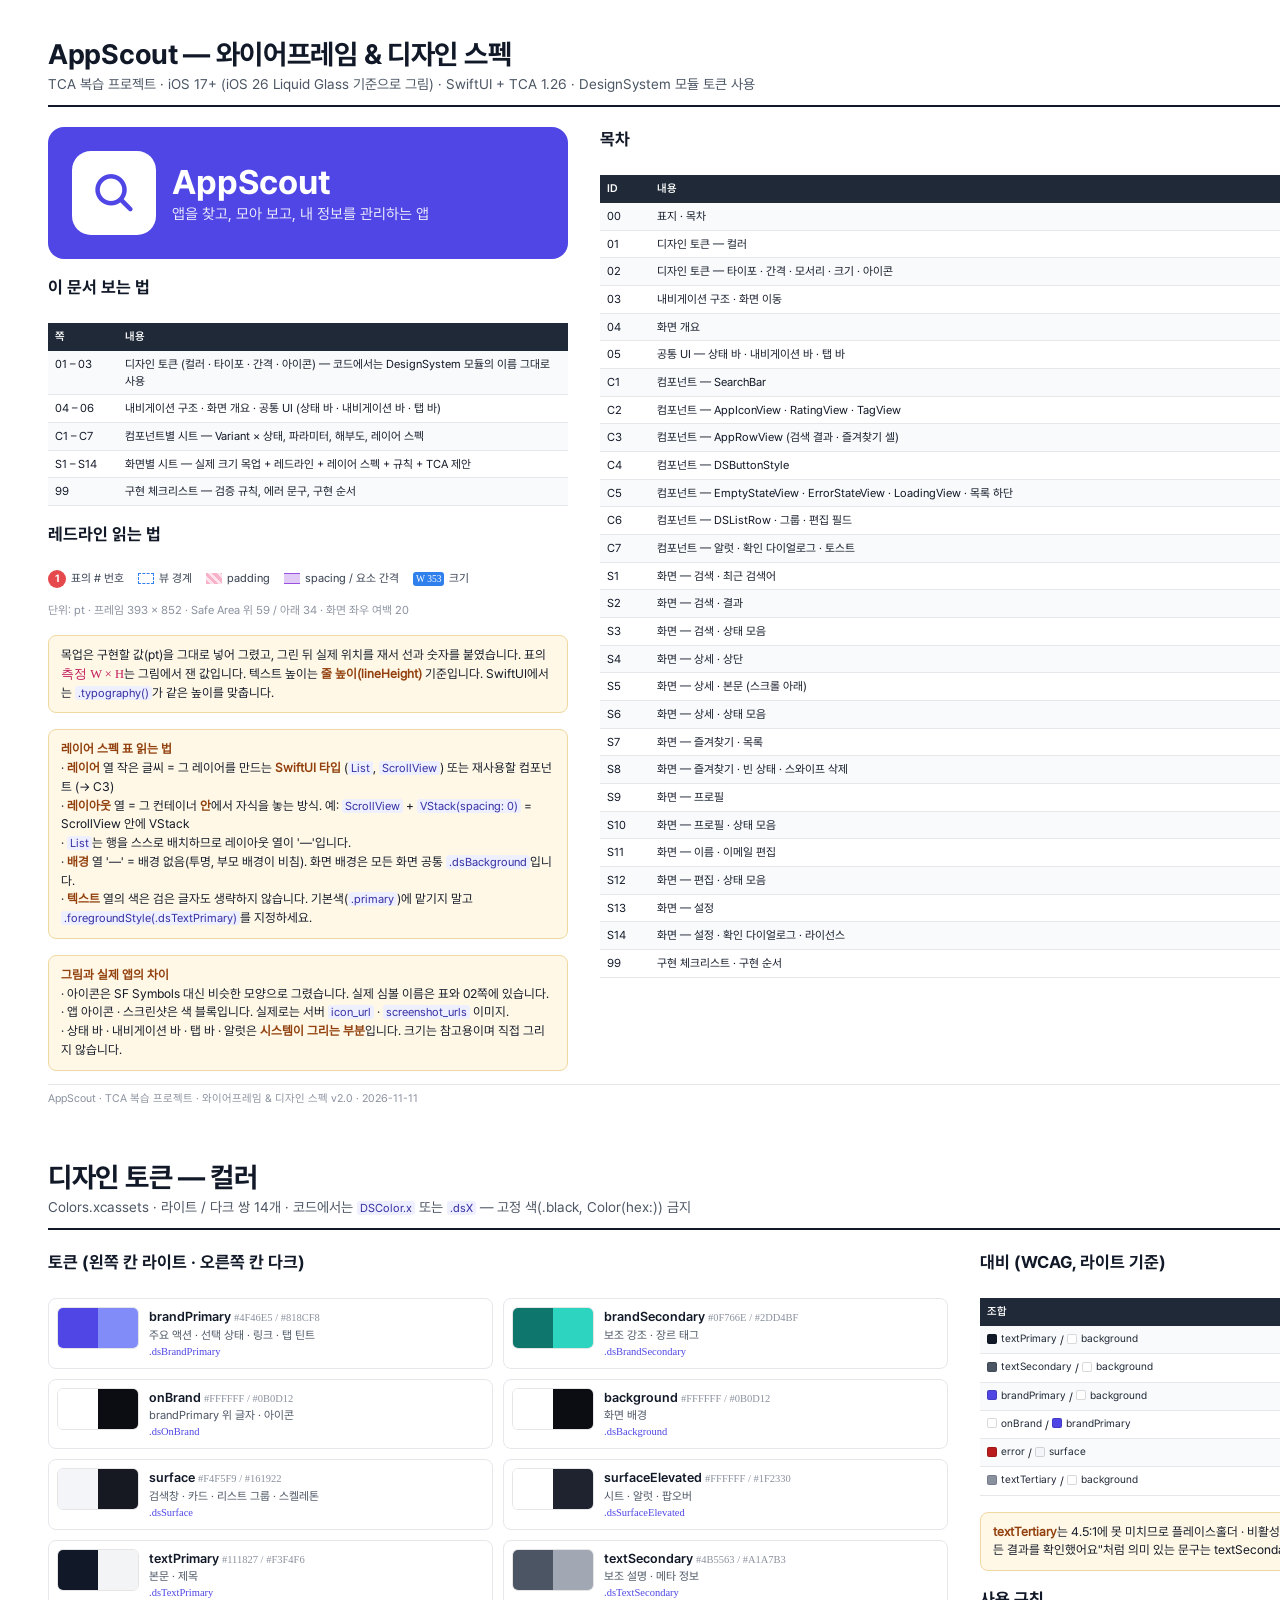
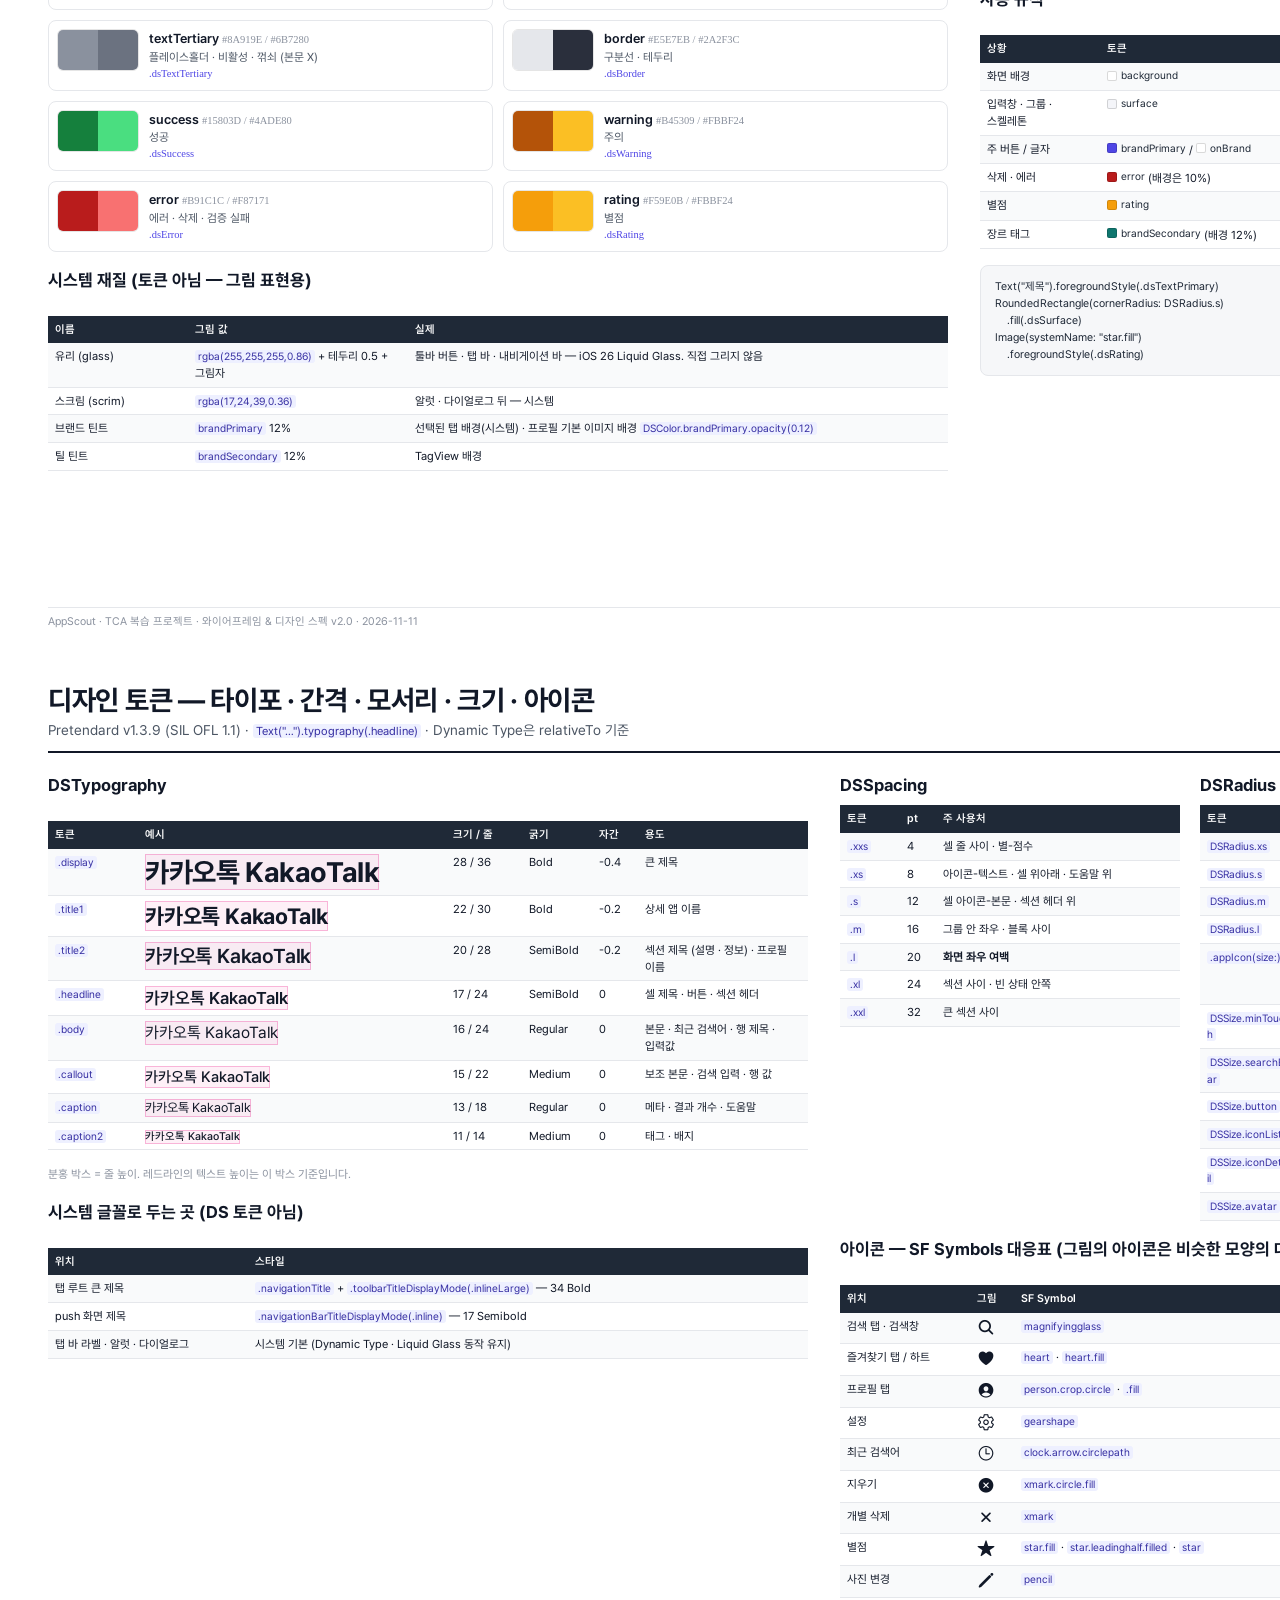
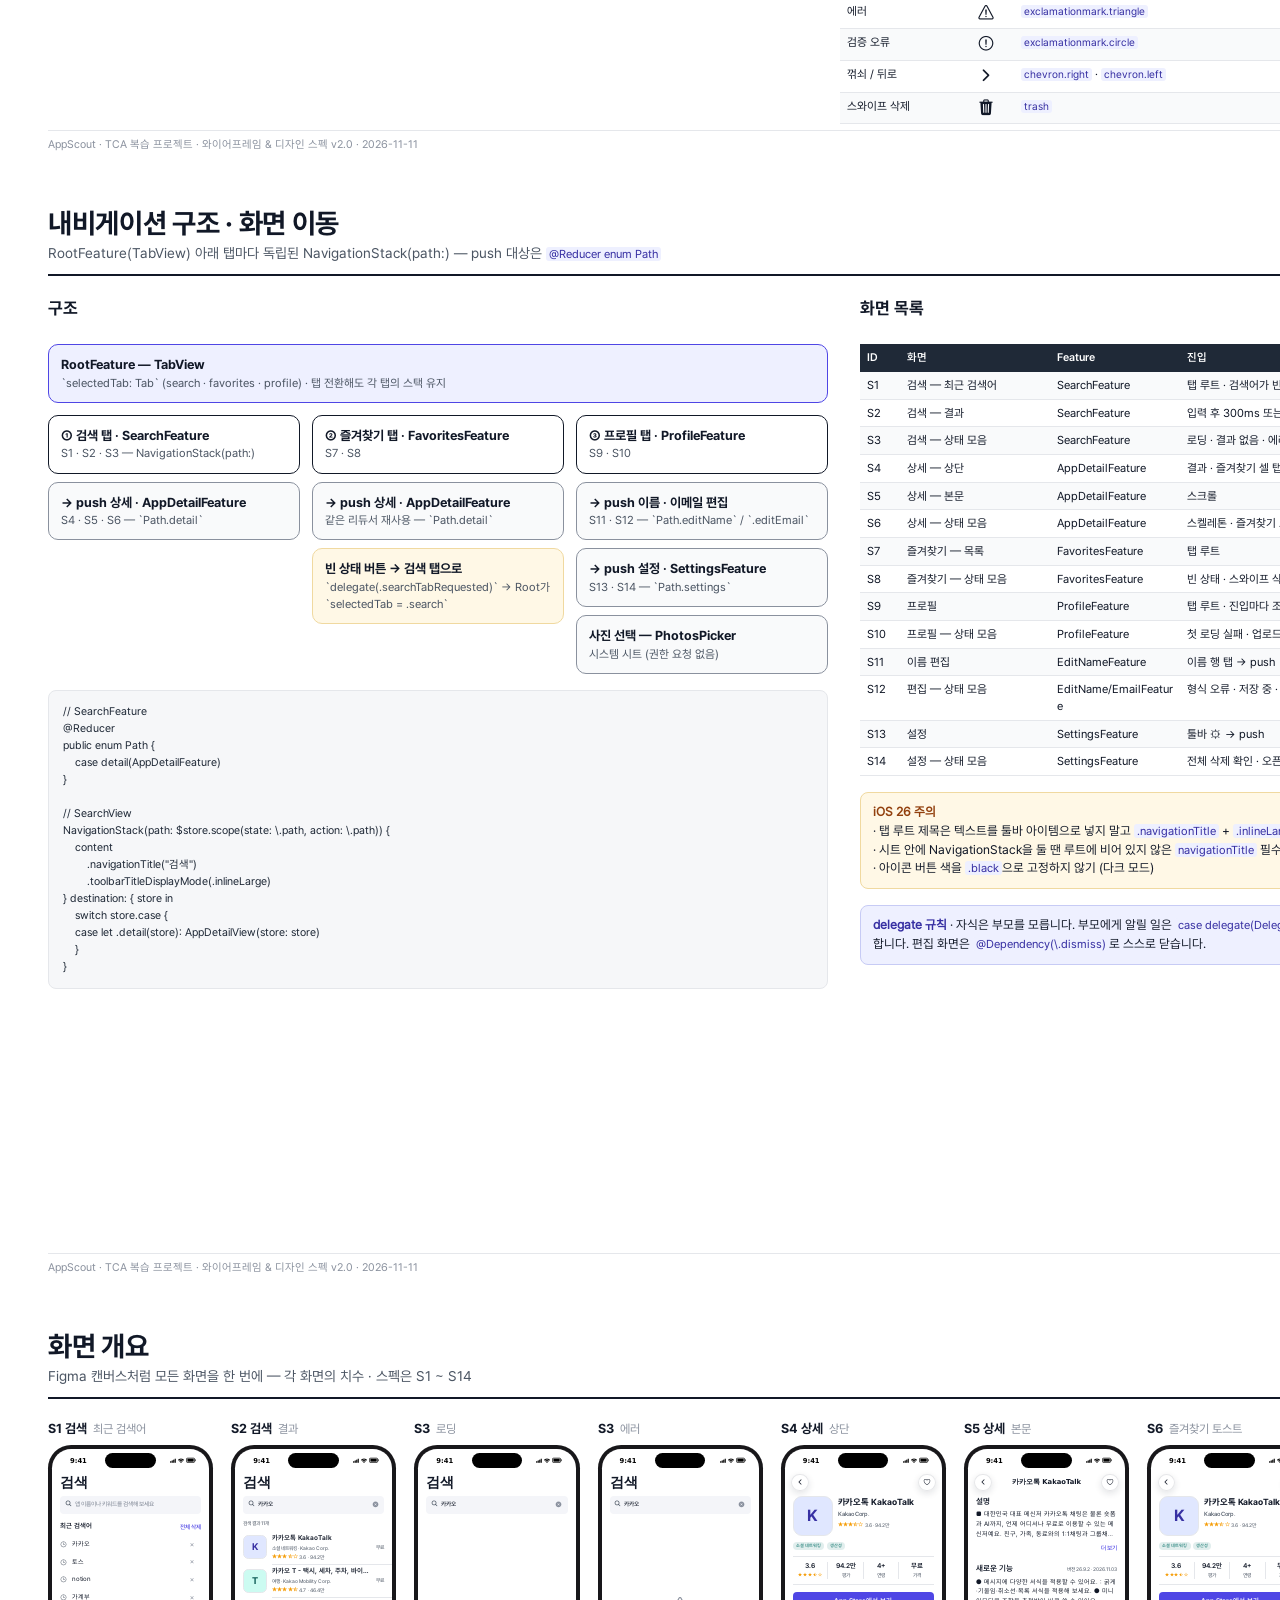
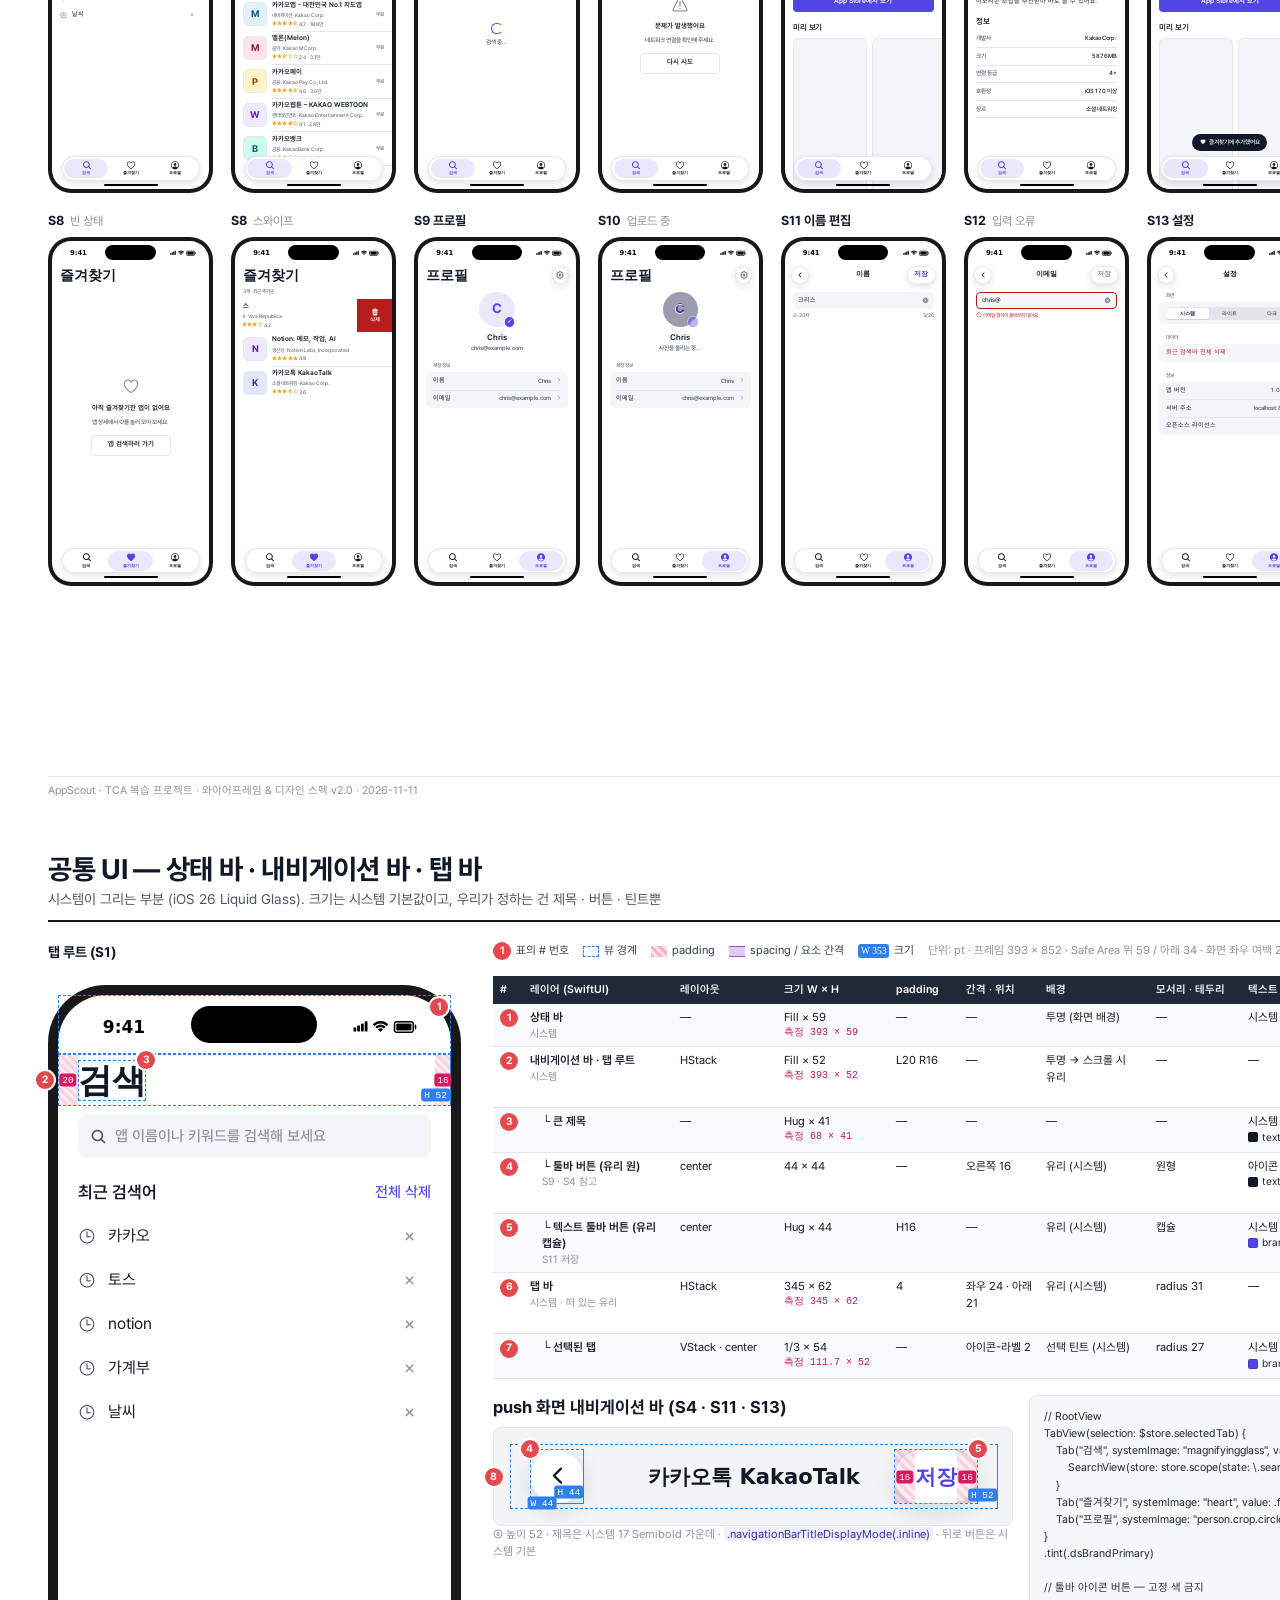
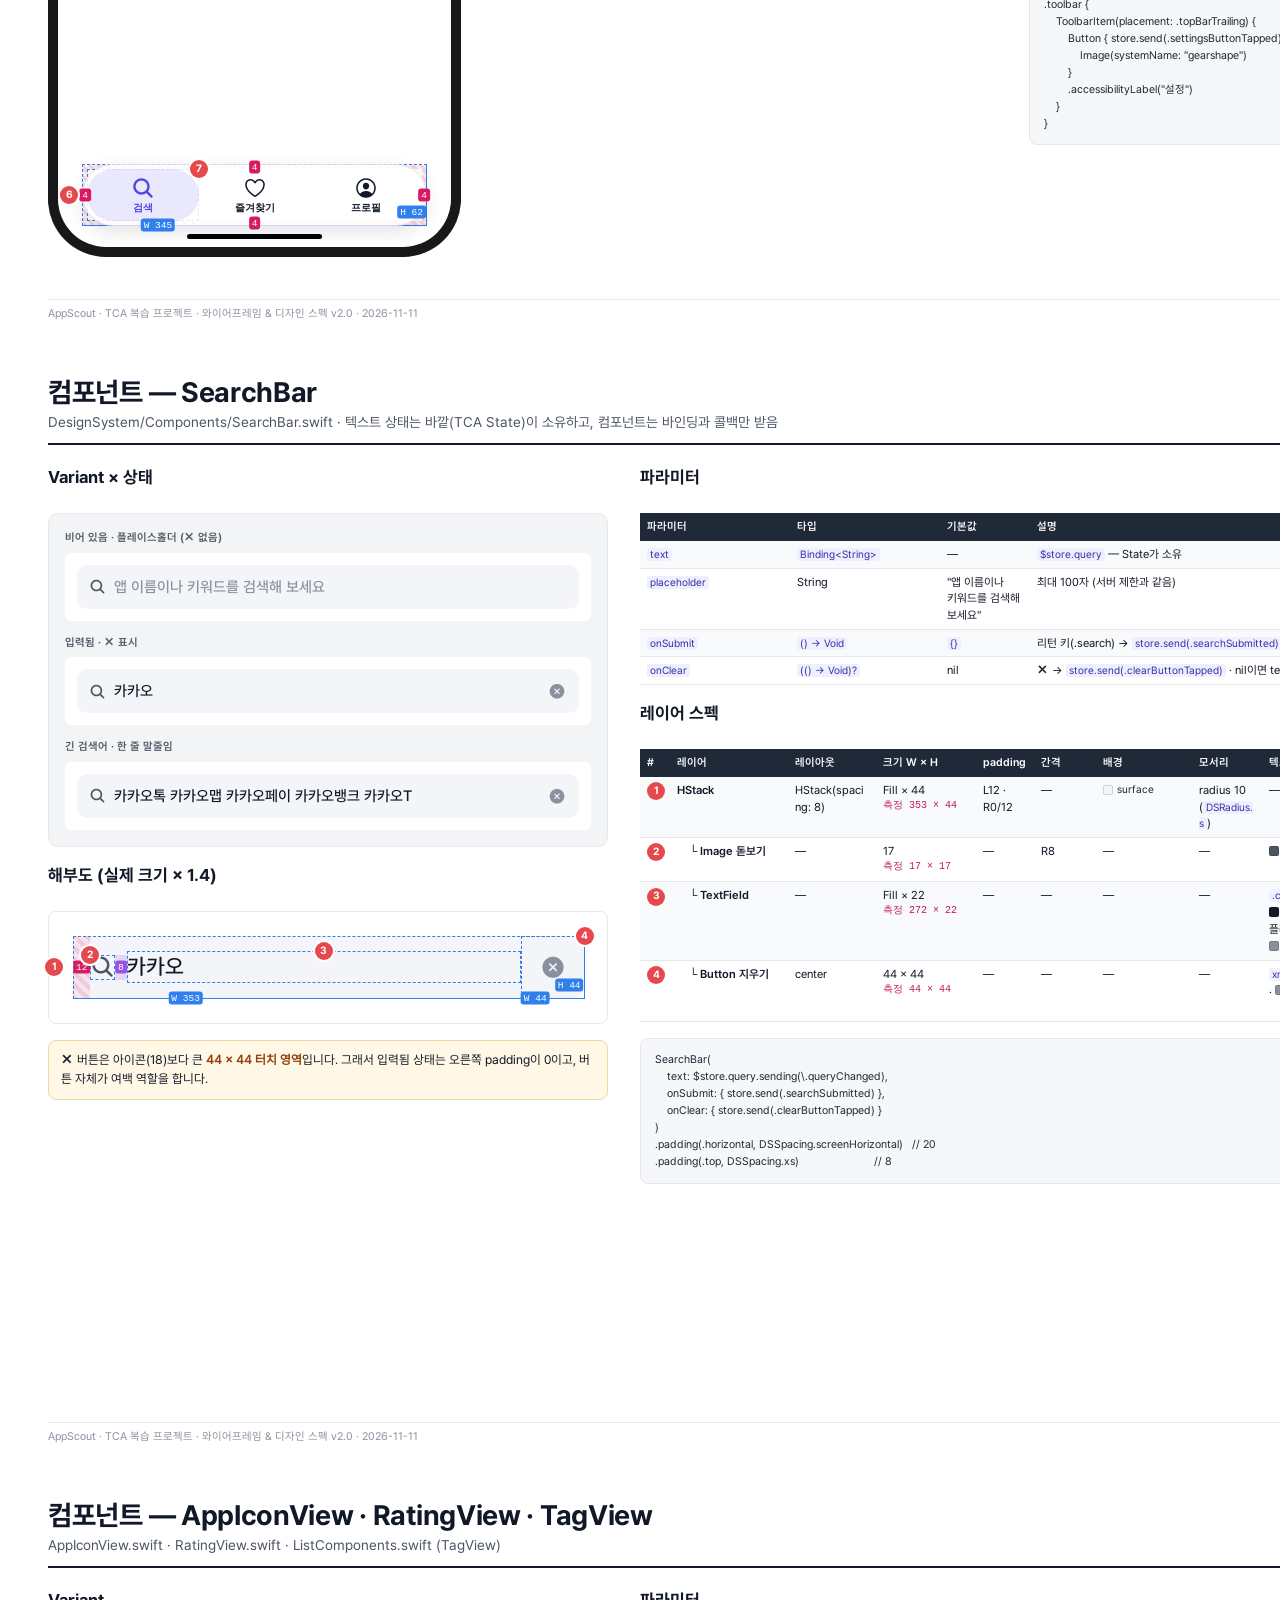
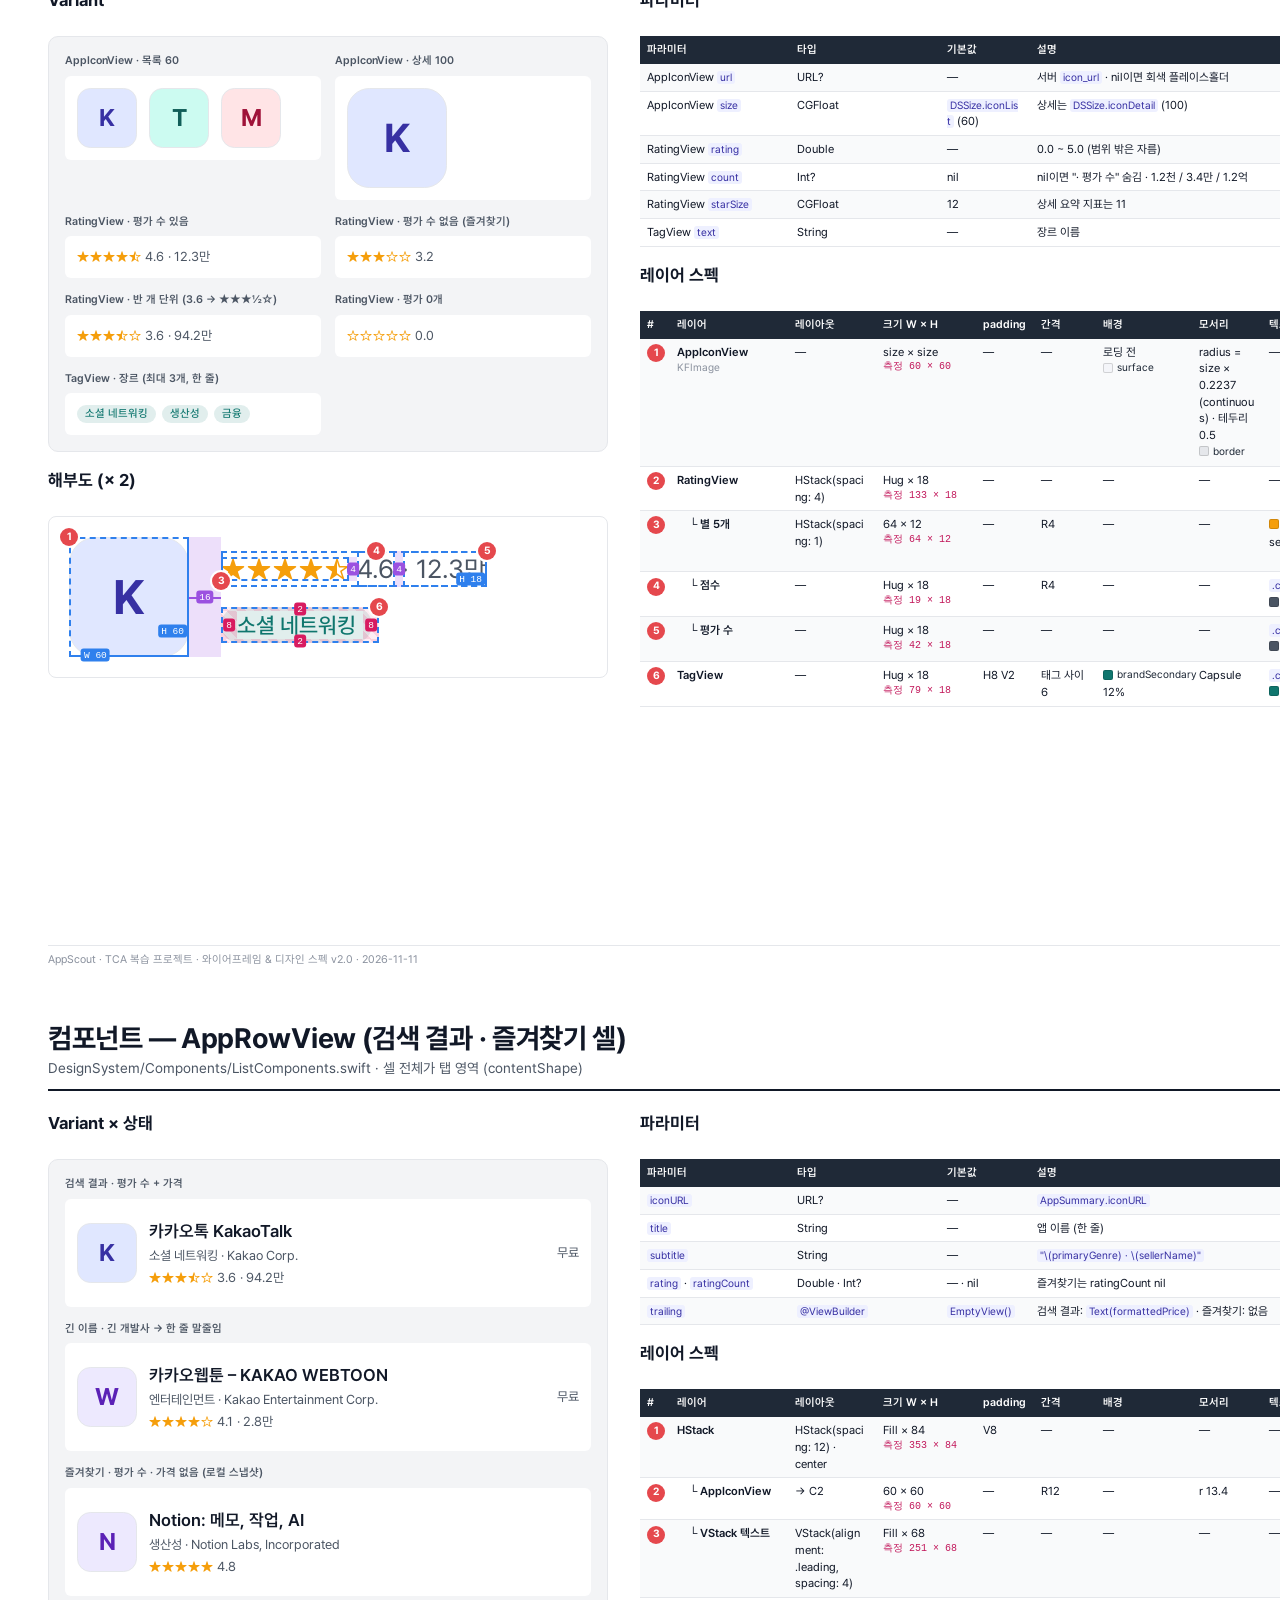
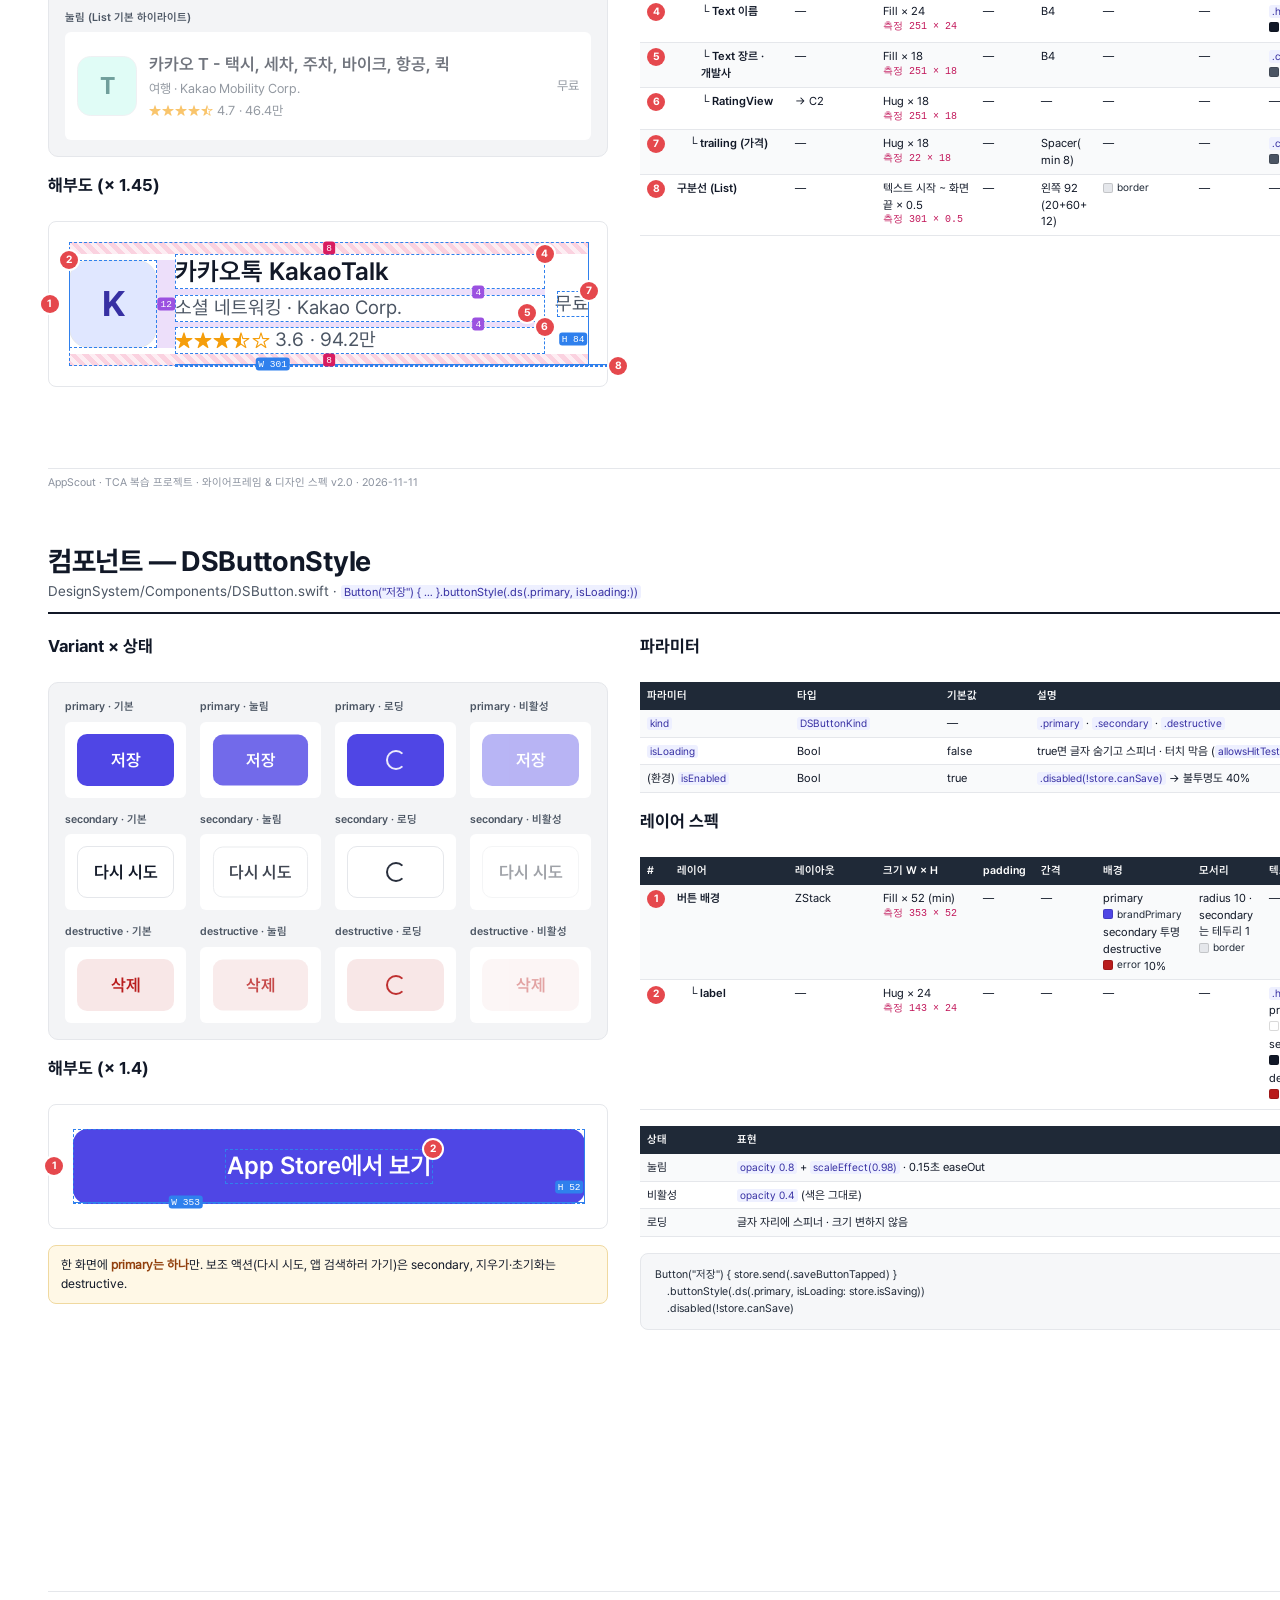
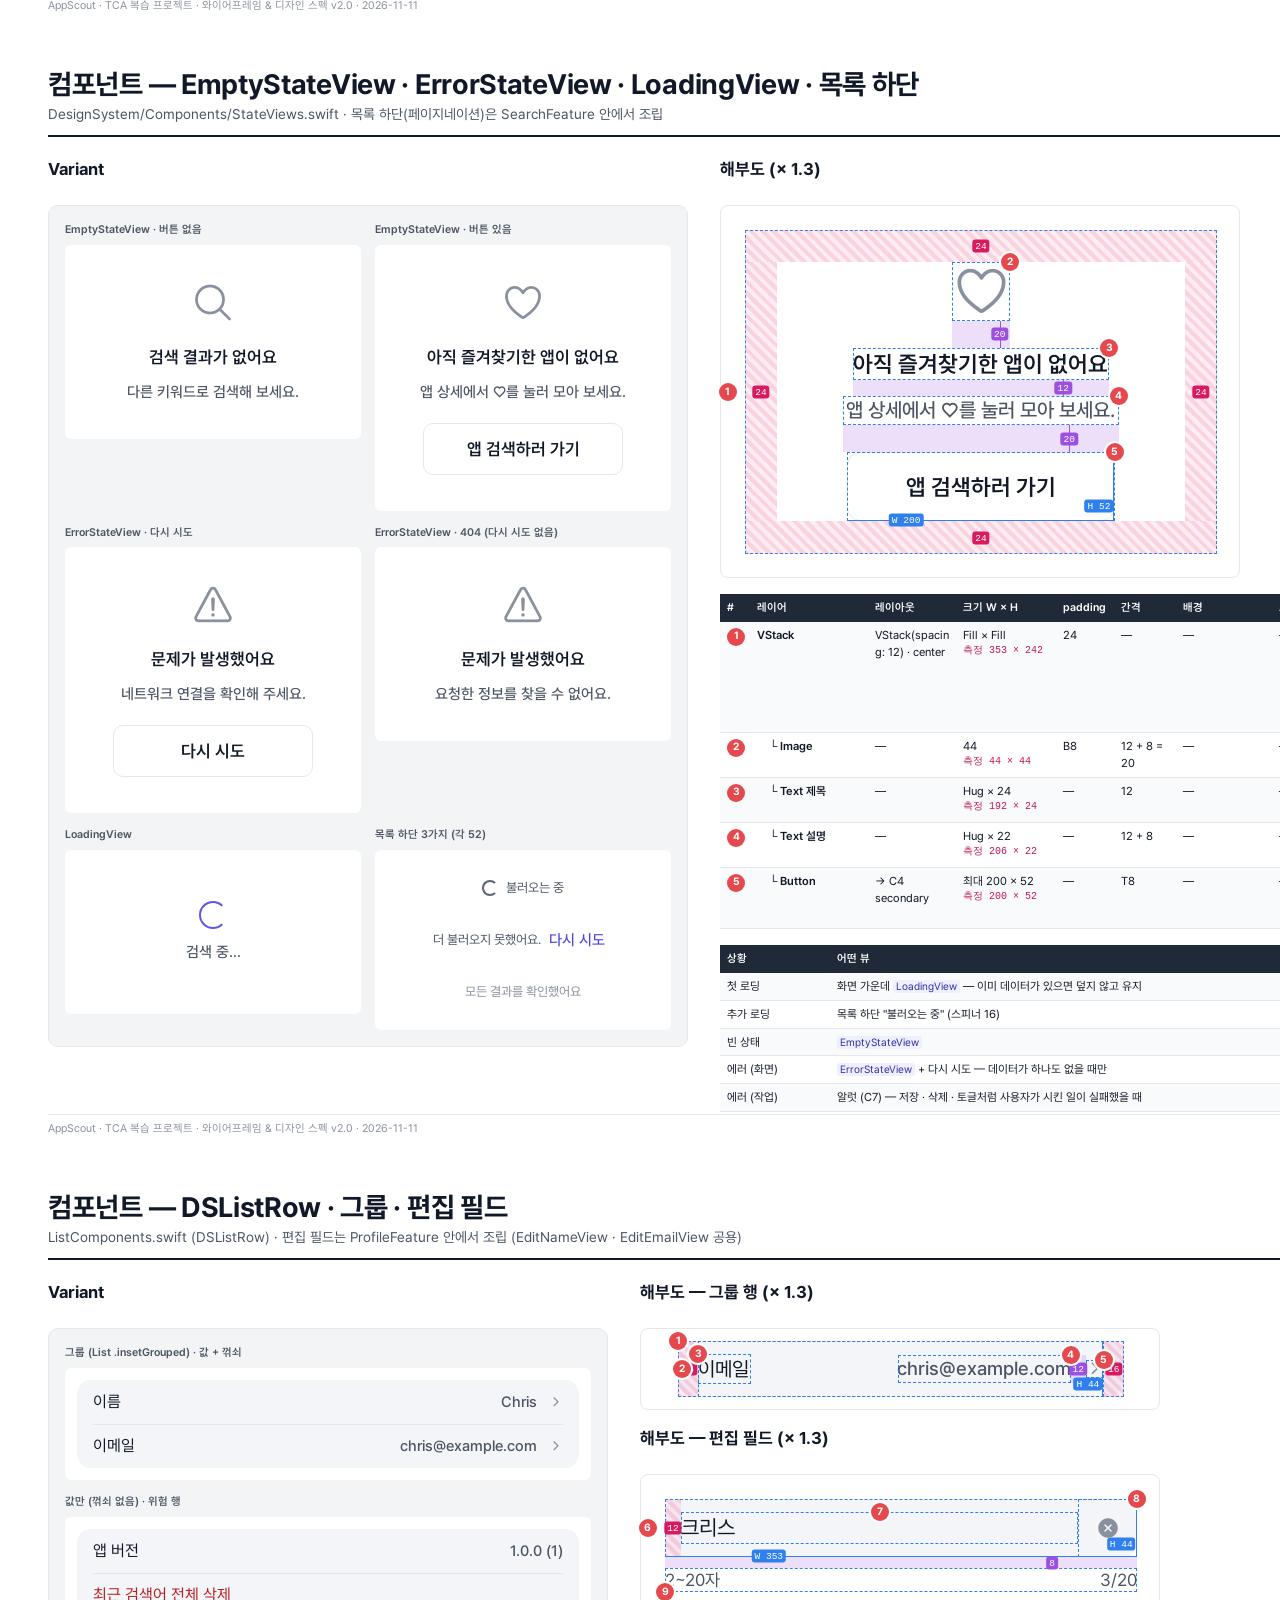
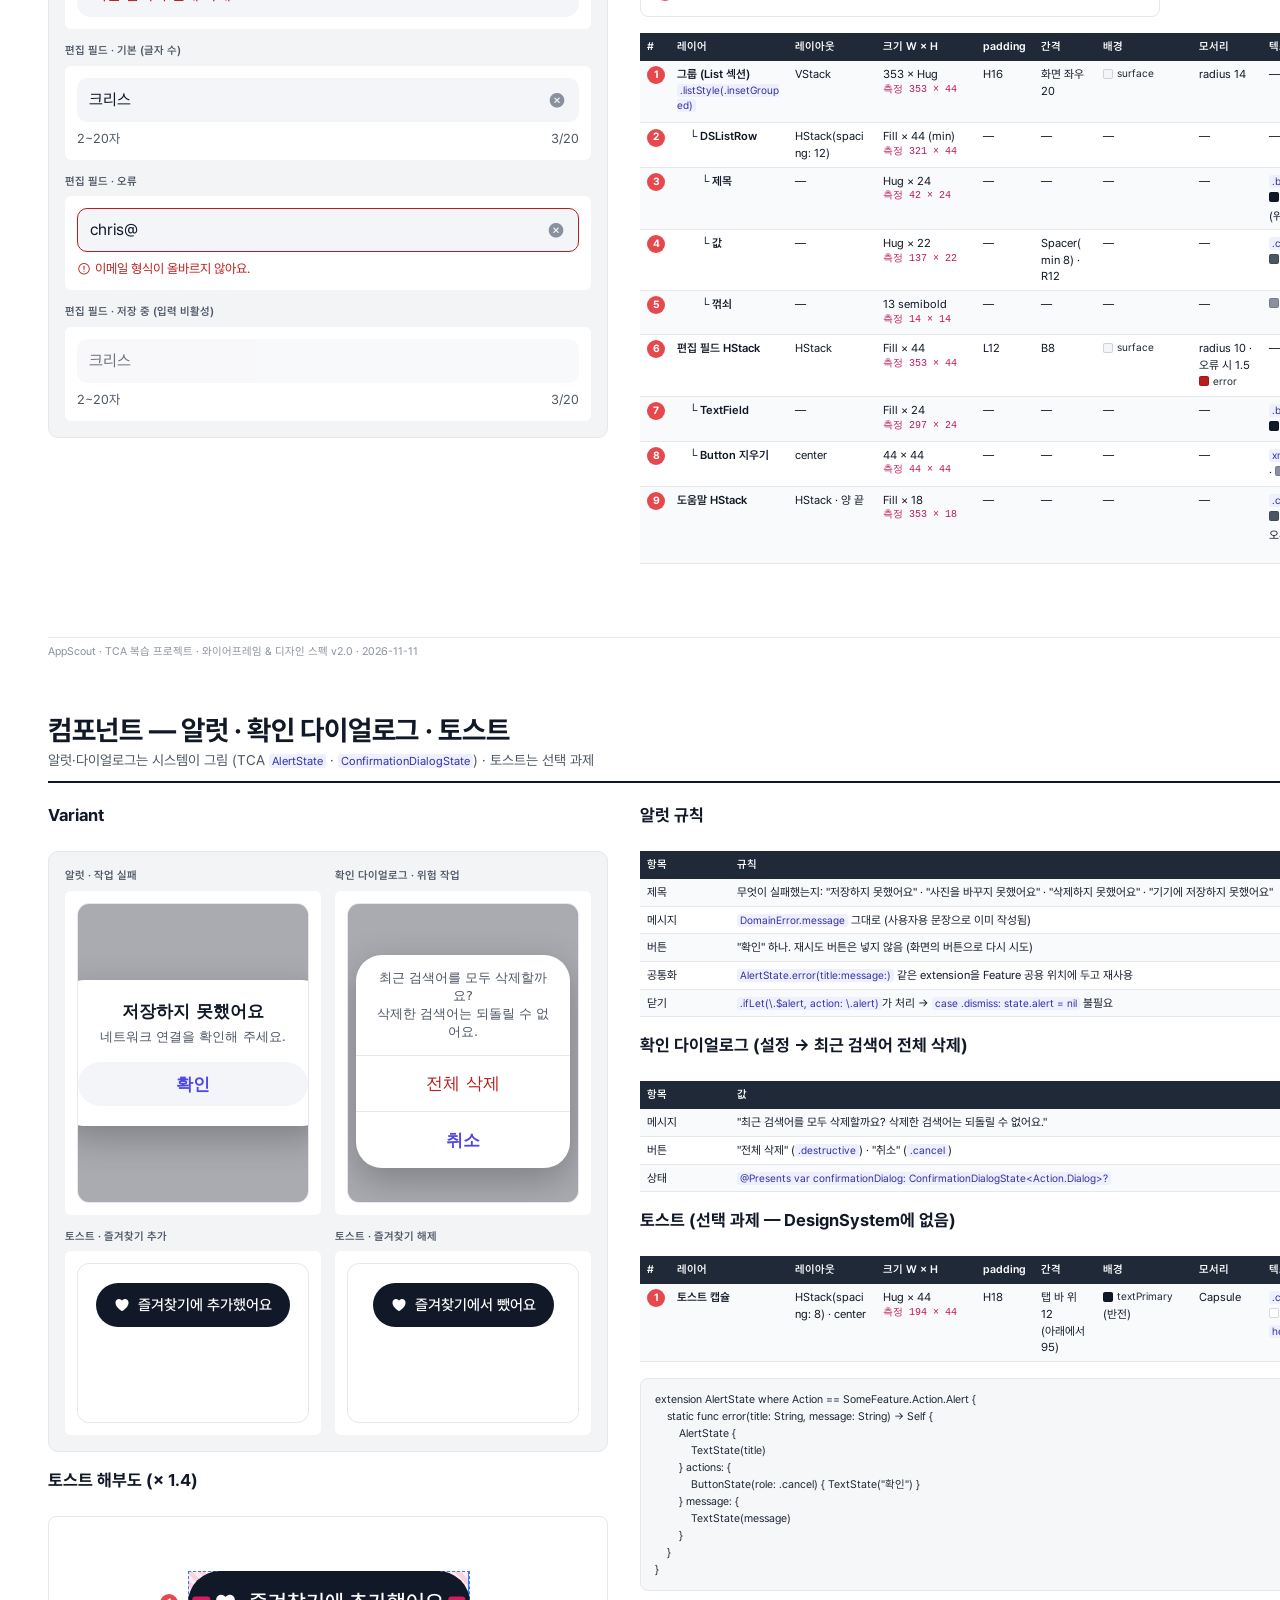
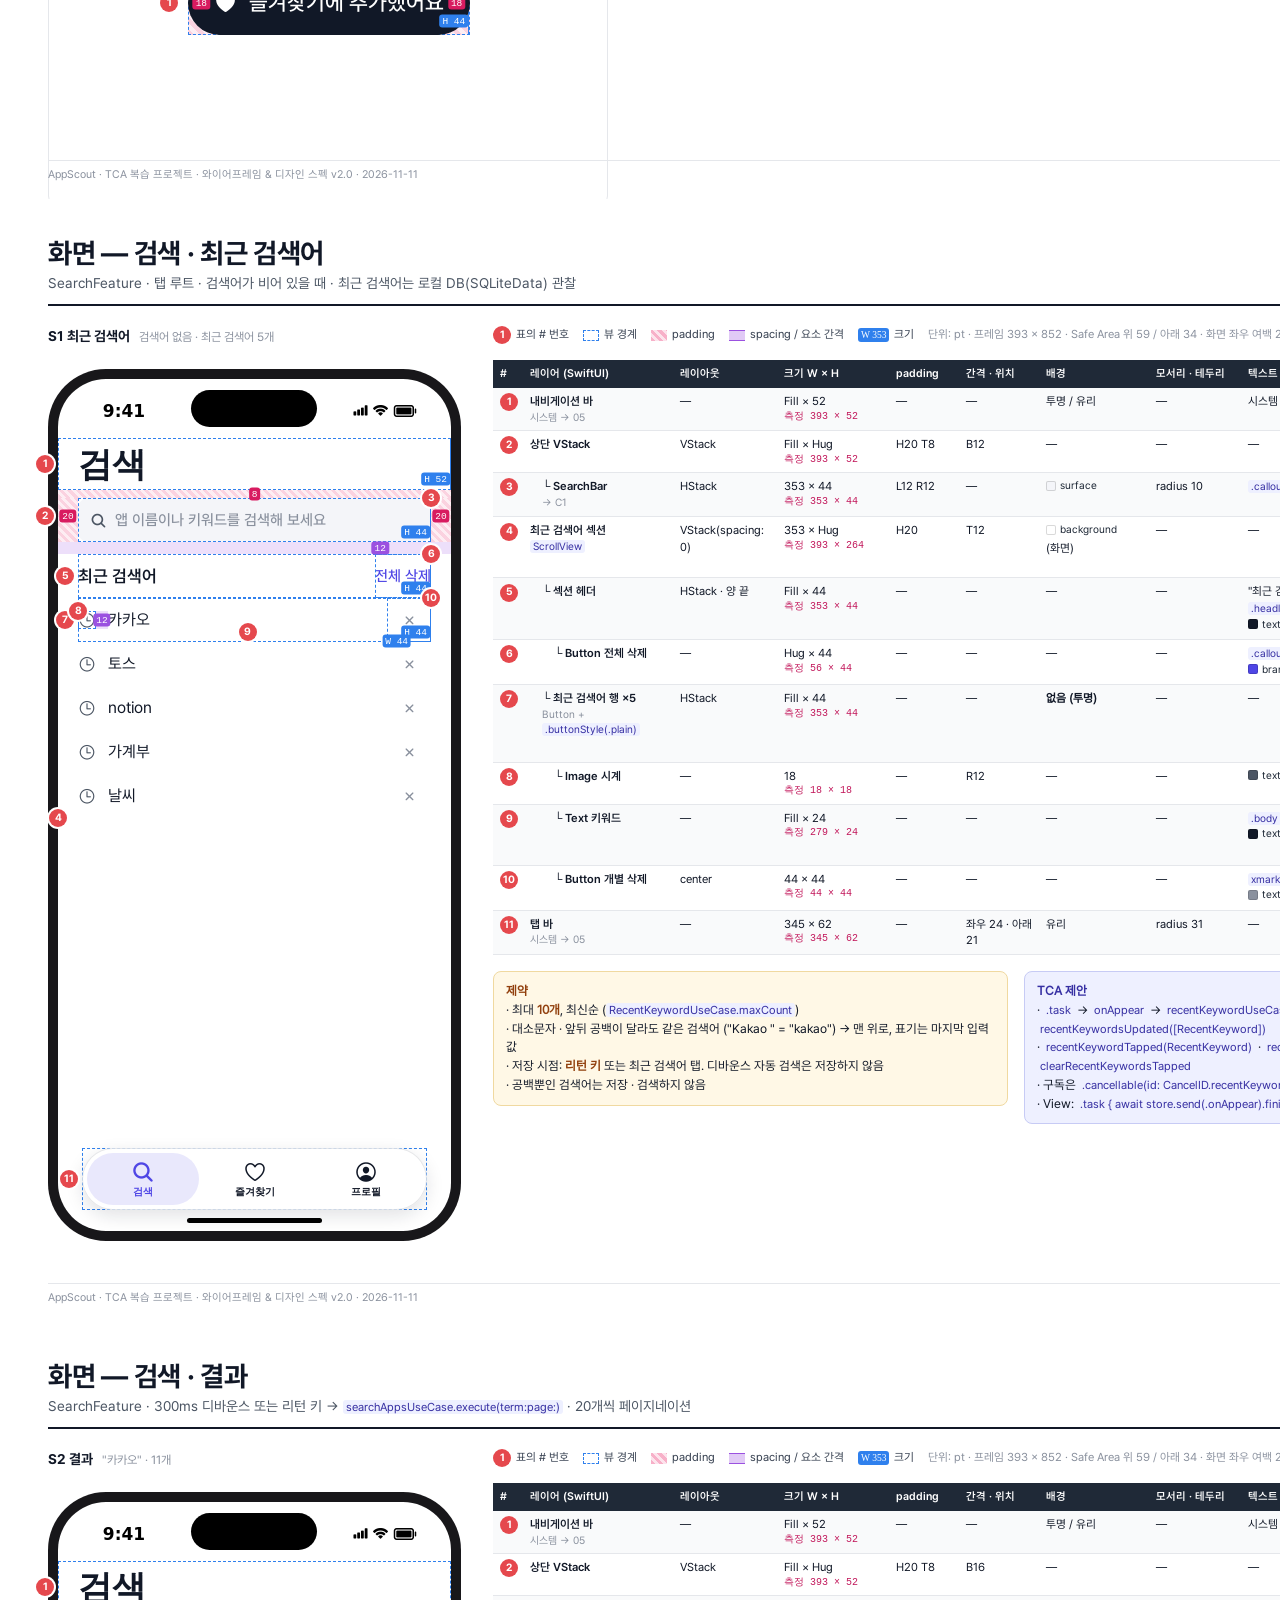
<file: docs/wireframe/src/wireframe.html>
<!doctype html>
<html lang="ko">
<head>
<meta charset="utf-8">
<title>AppScout 와이어프레임</title>
<style>
@font-face { font-family: 'pretendard'; src: url('../../../Projects/Shared/DesignSystem/Resources/Fonts/Pretendard-Regular.otf'); }
@font-face { font-family: 'pretendard-medium'; src: url('../../../Projects/Shared/DesignSystem/Resources/Fonts/Pretendard-Medium.otf'); }
@font-face { font-family: 'pretendard-semibold'; src: url('../../../Projects/Shared/DesignSystem/Resources/Fonts/Pretendard-SemiBold.otf'); }
@font-face { font-family: 'pretendard-bold'; src: url('../../../Projects/Shared/DesignSystem/Resources/Fonts/Pretendard-Bold.otf'); }
@font-face { font-family: 'ionicons'; src: url('Ionicons.ttf'); }

@page { size: 1587px 1123px; margin: 0; }
* { box-sizing: border-box; -webkit-print-color-adjust: exact; print-color-adjust: exact; }
html, body { margin: 0; padding: 0; background: #E5E7EB; }
body { font-family: 'pretendard', sans-serif; color: #111827; font-size: 13px; line-height: 1.5; }

/* ---------- 문서 페이지 ---------- */
.page { width: 1587px; height: 1123px; position: relative; overflow: hidden; background: #FFFFFF;
        padding: 36px 48px 0 48px; page-break-after: always; break-after: page; }
.page:last-child { page-break-after: auto; break-after: auto; }
.ph { display: flex; align-items: flex-end; justify-content: space-between; border-bottom: 2px solid #111827; padding-bottom: 10px; margin-bottom: 20px; }
.ph h1 { font-family: 'pretendard-bold'; font-size: 28px; line-height: 36px; margin: 0; letter-spacing: -0.3px; }
.ph .sub { font-size: 14px; color: #4B5563; margin-top: 2px; }
.ph .pid { font-family: 'pretendard-bold'; font-size: 13px; color: #FFFFFF; background: #4F46E5; border-radius: 6px; padding: 4px 10px; }
.pf { position: absolute; left: 48px; right: 48px; bottom: 16px; display: flex; justify-content: space-between; font-size: 11px; color: #8A919E; border-top: 1px solid #E5E7EB; padding-top: 6px; }
.pbody { display: flex; gap: 32px; align-items: flex-start; }
.col { display: flex; flex-direction: column; gap: 16px; min-width: 0; }
h2 { font-family: 'pretendard-bold'; font-size: 17px; line-height: 24px; margin: 0 0 8px 0; }
h3 { font-family: 'pretendard-semibold'; font-size: 14px; line-height: 20px; margin: 0 0 6px 0; color: #374151; }
p { margin: 0 0 6px 0; }
code, .code { font-family: Menlo, 'pretendard', monospace; font-size: 11.5px; }
code { background: #EEF0FF; color: #3730A3; padding: 0 3px; border-radius: 3px; }
pre.code { background: #F6F7F9; border: 1px solid #E5E7EB; border-radius: 8px; padding: 12px 14px; margin: 0; white-space: pre; line-height: 1.55; color: #1F2937; }
.note { background: #FFF8E6; border: 1px solid #F0D9A0; border-radius: 8px; padding: 10px 12px; font-size: 12.5px; }
.note b { color: #92400E; }
.warn { background: #FDECEC; border: 1px solid #F2B8B5; border-radius: 8px; padding: 10px 12px; font-size: 12.5px; }
.tca { background: #EEF0FF; border: 1px solid #C7CBF5; border-radius: 8px; padding: 10px 12px; font-size: 12.5px; }
.tca b { color: #3730A3; }
.muted { color: #8A919E; }

/* ---------- 표 ---------- */
table.t { border-collapse: collapse; width: 100%; font-size: 11.5px; line-height: 1.45; table-layout: fixed; }
table.t th { background: #1F2937; color: #FFFFFF; font-family: 'pretendard-semibold'; font-weight: normal; text-align: left; padding: 6px 7px; font-size: 11px; }
table.t td { border-bottom: 1px solid #E5E7EB; padding: 5px 7px; vertical-align: top; word-break: keep-all; overflow-wrap: anywhere; }
table.t tr:nth-child(even) td { background: #F9FAFB; }
table.t td.n { text-align: center; }
table.t td code { font-size: 10.5px; }
.badge { display: inline-flex; align-items: center; justify-content: center; width: 18px; height: 18px; border-radius: 9px; background: #E5484D; color: #FFFFFF; font-family: 'pretendard-bold'; font-size: 10.5px; line-height: 1; }
.lay { font-family: 'pretendard-semibold'; }
.lay small { display: block; font-family: 'pretendard'; color: #8A919E; font-size: 10.5px; }
.meas { display: block; color: #C2185B; font-family: Menlo, monospace; font-size: 10px; }
.tok { display: inline-flex; align-items: center; gap: 4px; white-space: nowrap; }
.tok code { background: none; color: #1F2937; padding: 0; }
.sw { display: inline-block; width: 10px; height: 10px; border-radius: 2px; border: 1px solid rgba(0,0,0,.15); vertical-align: -1px; }

/* ---------- 기기 ---------- */
.scaler { position: relative; flex-shrink: 0; }
.scaler > .device { transform-origin: 0 0; position: absolute; left: 0; top: 0; }
.device { position: relative; padding: 10px; background: #18171A; border-radius: 58px; width: 413px; height: 872px; }
.frame { position: relative; width: 393px; height: 852px; overflow: hidden; border-radius: 48px; background: #FFFFFF;
         display: flex; flex-direction: column; }
.overlay { position: absolute; left: 10px; top: 10px; width: 393px; height: 852px; pointer-events: none; }
.flabel { font-family: 'pretendard-bold'; font-size: 14px; margin-bottom: 6px; }
.flabel small { font-family: 'pretendard'; color: #8A919E; font-size: 12px; margin-left: 6px; }

/* 목업 기본 요소 (SwiftUI VStack/HStack 처럼) */
.v { display: flex; flex-direction: column; position: relative; flex-shrink: 0; min-width: 0; min-height: 0; }
div.t { display: block; flex-shrink: 0; white-space: pre-wrap; }
div.t.l1 { white-space: nowrap; overflow: hidden; text-overflow: ellipsis; }
.ic { font-family: 'ionicons'; text-align: center; flex-shrink: 0; display: block; font-style: normal; }
.spin { flex-shrink: 0; border-radius: 50%; border-style: solid; border-width: 2.5px; border-right-color: transparent !important; opacity: .9; }

/* ---------- 레드라인 ---------- */
.rl-box { position: absolute; border: 1px dashed #2F80ED; }
.rl-badge { position: absolute; width: 18px; height: 18px; border-radius: 9px; background: #E5484D; color: #fff; z-index: 5;
            font-family: 'pretendard-bold'; font-size: 10.5px; line-height: 18px; text-align: center; box-shadow: 0 0 0 2px #fff; }
.rl-pad { position: absolute; background: repeating-linear-gradient(45deg, rgba(233,30,99,.20) 0 3px, rgba(233,30,99,.08) 3px 6px); }
.rl-gap { position: absolute; background: rgba(155, 81, 224, .18); }
.rl-gapline { position: absolute; background: #9B51E0; }
.rl-num { position: absolute; font-family: Menlo, monospace; font-size: 9.5px; line-height: 13px; padding: 0 3px; border-radius: 3px; color: #fff; white-space: nowrap; z-index: 4; }
.rl-num.pad { background: #D81B60; }
.rl-num.gap { background: #9B51E0; }
.rl-num.dim { background: #2F80ED; }
.rl-dimw { position: absolute; height: 0; border-top: 1px solid #2F80ED; }
.rl-dimh { position: absolute; width: 0; border-left: 1px solid #2F80ED; }

.legend { display: flex; gap: 14px; flex-wrap: wrap; font-size: 11.5px; color: #374151; }
.legend span { display: inline-flex; align-items: center; gap: 5px; }
.lg-box { width: 16px; height: 11px; border: 1px dashed #2F80ED; }
.lg-pad { width: 16px; height: 11px; background: repeating-linear-gradient(45deg, rgba(233,30,99,.35) 0 3px, rgba(233,30,99,.12) 3px 6px); }
.lg-gap { width: 16px; height: 11px; background: rgba(155, 81, 224, .3); border-top: 1px solid #9B51E0; border-bottom: 1px solid #9B51E0; }
.lg-dim { padding: 0 3px; font-family: Menlo; font-size: 9.5px; color: #fff; background: #2F80ED; border-radius: 3px; }

/* Variant 캔버스 */
.canvas { background: #F3F4F6; border: 1px solid #E5E7EB; border-radius: 10px; padding: 16px; }
.vgrid { display: grid; gap: 14px; }
.vcell { display: flex; flex-direction: column; gap: 6px; min-width: 0; }
.vcell .vl { font-family: 'pretendard-semibold'; font-size: 11px; color: #4B5563; }
.vcell .stage { position: relative; padding: 12px; border-radius: 6px; background: #FFFFFF; display: flex; flex-direction: column; }
.stage.dark { background: #0B0D12; }
.rlstage { position: relative; display: inline-block; }
.rlstage > .overlay2 { position: absolute; left: 0; top: 0; pointer-events: none; }
</style>
</head>
<body>
<div id="doc"></div>
<script src="lib.js"></script>
<script src="mock.js"></script>
<script src="pages.js"></script>
<script src="components.js"></script>
<script src="screens.js"></script>
</body>
</html>
</file>
